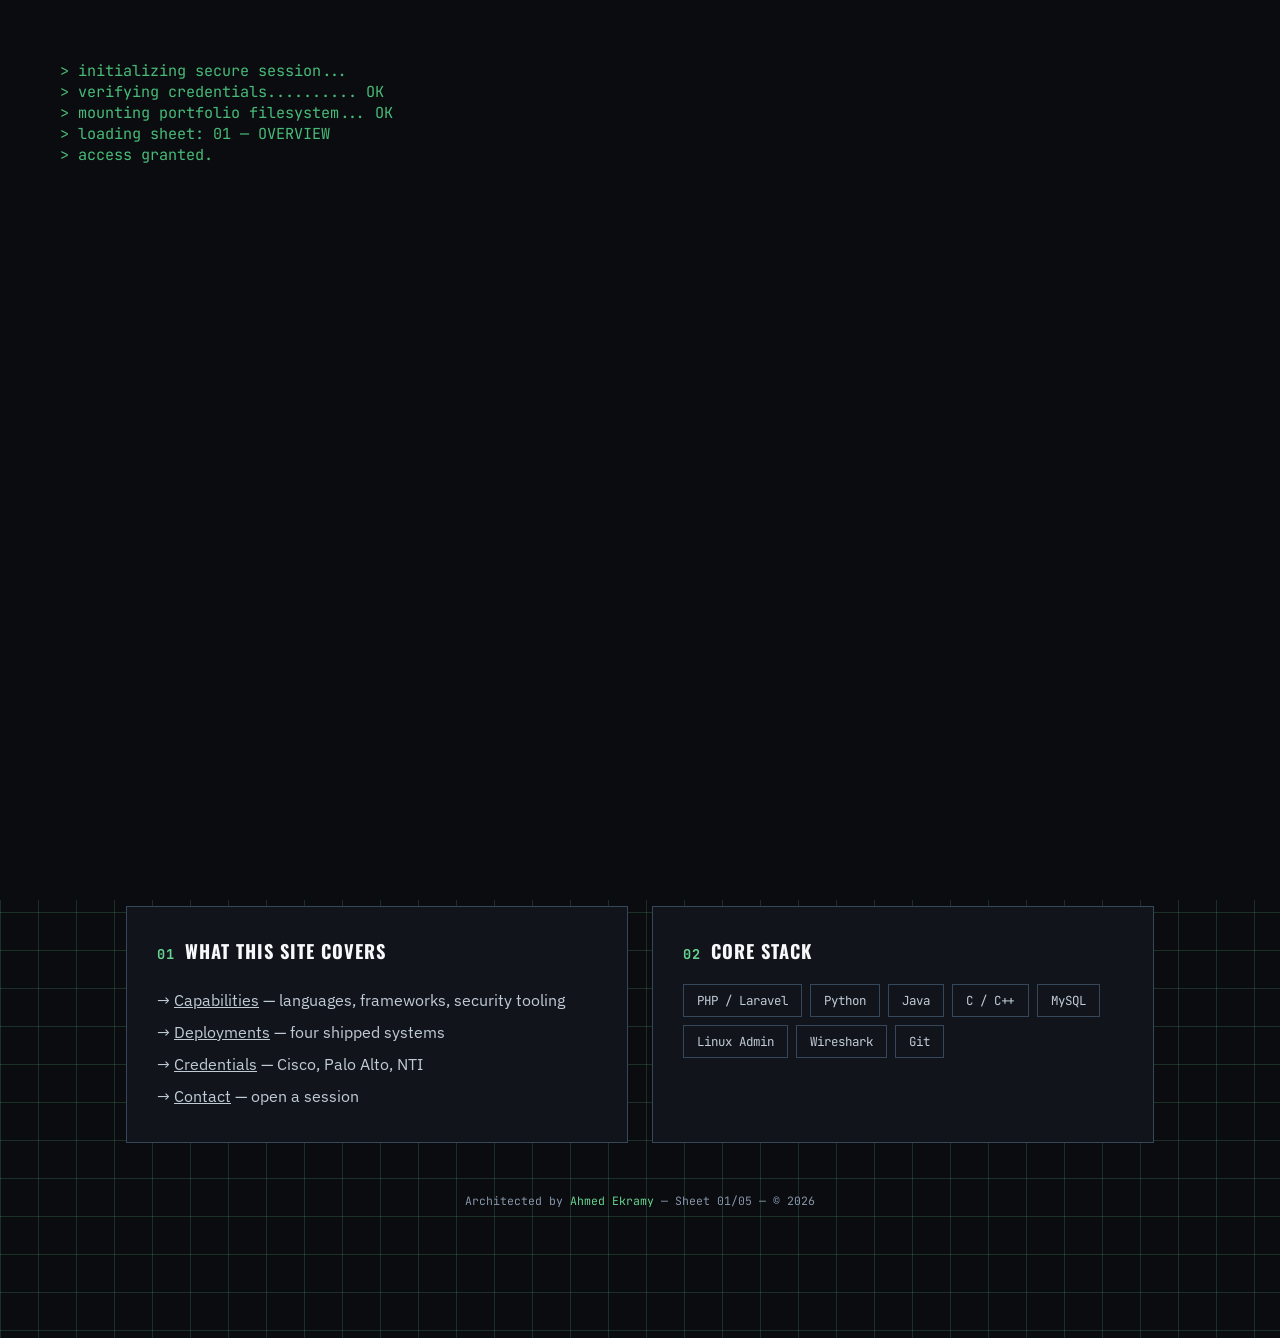
<file: index.html>
<!DOCTYPE html>
<html lang="en">
<head>
<meta charset="UTF-8">
<meta name="viewport" content="width=device-width, initial-scale=1.0">
<title>Ahmed Ekramy — Secure Systems Architect</title>
<link rel="preconnect" href="https://fonts.googleapis.com">
<link href="https://fonts.googleapis.com/css2?family=Oswald:wght@500;600;700&family=IBM+Plex+Sans:wght@400;500;600&family=JetBrains+Mono:wght@400;500;600&display=swap" rel="stylesheet">
<link rel="stylesheet" href="style.css">
</head>
<body data-sheet="01 — OVERVIEW">
<div id="boot"></div>
<div class="reg-mark reg-tl"></div><div class="reg-mark reg-tr"></div><div class="reg-mark reg-bl"></div><div class="reg-mark reg-br"></div>

<header class="doc-header">
  <div style="display:flex; align-items:center; gap:18px;">
    <div class="brand">Ahmed <span>Ekramy</span></div>
    <div class="doc-id">SHEET <b>01/05</b> · REV A</div>
  </div>
  <button class="nav-toggle" onclick="toggleNav()">MENU</button>
  <nav class="sheet-nav">
    <a href="index.html" class="current">Overview</a>
    <a href="skills.html">Capabilities</a>
    <a href="projects.html">Deployments</a>
    <a href="certificates.html">Credentials</a>
    <a href="contact.html">Contact</a>
  </nav>
</header>

<div class="container">

  <div class="hero-panel">
    <div class="avatar-frame">
      <img src="./pic1.jpeg" alt="Ahmed Ekramy Abdelnaeem">
      <div class="avatar-tag">CLEARANCE: FULL-STACK</div>
    </div>
    <div class="hero-copy">
      <span class="eyebrow">Secure Full-Stack &amp; UI/UX Architect</span>
      <h1 class="page-title">Ahmed Ekramy<br>Abdelnaeem</h1>
      <div class="uni-badge">Delta Technological University</div>
            <div class="hero-actions">
        <a href="assets/Ahmed_Ekramy_CV.pdf" class="cv-btn" target="_blank" download>
          ↓ Download CV
        </a>
      </div>

      <p class="page-lede">
        A tech student and freelance software specialist who builds web
        applications the way a network engineer builds infrastructure —
        with defense, structure and clean interfaces treated as one discipline,
        not three.
      </p>
    </div>
  </div>

  <div class="title-block">
    <div><span class="tb-label">Document</span><span class="tb-value">Portfolio Overview</span></div>
    <div><span class="tb-label">Discipline</span><span class="tb-value accent">Web + Security</span></div>
    <div><span class="tb-label">Status</span><span class="tb-value">Available for freelance</span></div>
    <div><span class="tb-label">Rev.</span><span class="tb-value">2026 — A</span></div>
  </div>

  <div class="page-head">
    <span class="eyebrow">Summary</span>
    <p class="page-lede" style="max-width:760px;">
      I am a software developer focused on building secure, scalable systems, backed by a strong foundation in software engineering, infrastructure, and cybersecurity. I received professional training through specialized industrial bootcamps at ITI and NTI, where I developed my expertise in backend development using PHP/Laravel, Python, and C/C++, alongside designing and securing network and server infrastructure, including Firewalls, ACLs, Packet Analysis, and Server Hardening. My goal is to build solutions that not only deliver performance and efficiency, but also provide security, reliability, and maintainability in real-world environments.
      
    </p>
  </div>

  <div class="grid-2">
    <div class="card">
      <h3><span class="idx">01</span> What this site covers</h3>
      <ul style="color:var(--paper-dim); line-height:2; list-style:none;">
        <li>→ <a href="skills.html" style="color:var(--paper-dim);">Capabilities</a> — languages, frameworks, security tooling</li>
        <li>→ <a href="projects.html" style="color:var(--paper-dim);">Deployments</a> — four shipped systems</li>
        <li>→ <a href="certificates.html" style="color:var(--paper-dim);">Credentials</a> — Cisco, Palo Alto, NTI</li>
        <li>→ <a href="contact.html" style="color:var(--paper-dim);">Contact</a> — open a session</li>
      </ul>
    </div>
    <div class="card">
      <h3><span class="idx">02</span> Core stack</h3>
      <div class="tag-row">
        <span class="tag">PHP / Laravel</span>
        <span class="tag">Python</span>
        <span class="tag">Java</span>
        <span class="tag">C / C++</span>
        <span class="tag">MySQL</span>
        <span class="tag">Linux Admin</span>
        <span class="tag">Wireshark</span>
        <span class="tag">Git</span>
      </div>
    </div>
  </div>

</div>

<footer class="doc-footer">
  <p>Architected by <span>Ahmed Ekramy</span> — Sheet 01/05 — © 2026</p>
</footer>

<script src="script.js"></script>
</body>
</html>
</file>
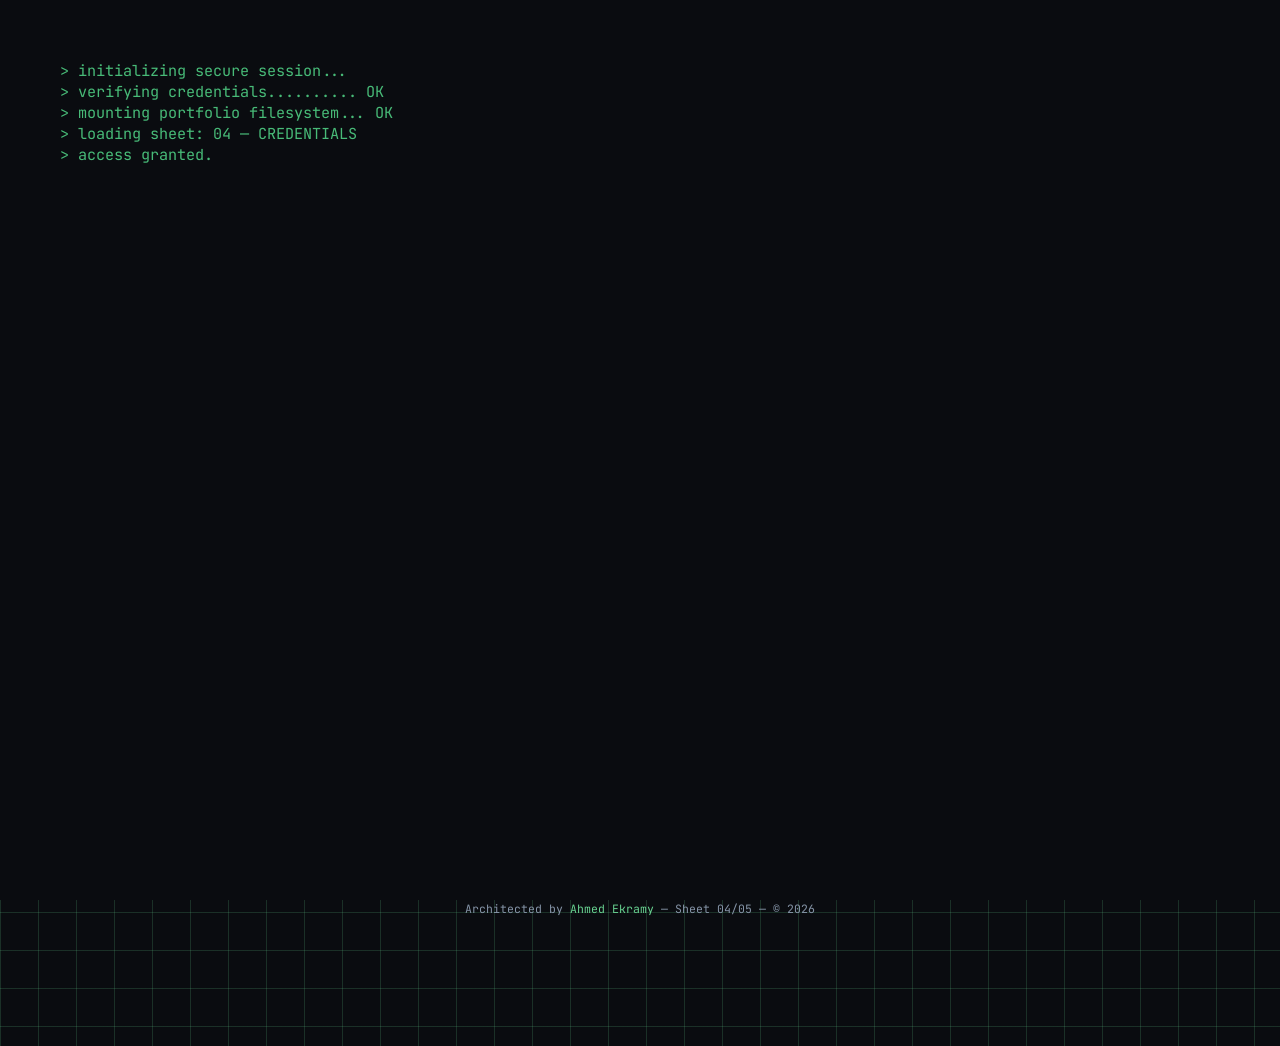
<file: certificates.html>
<!DOCTYPE html>
<html lang="en">
<head>
<meta charset="UTF-8">
<meta name="viewport" content="width=device-width, initial-scale=1.0">
<title>Credentials — Ahmed Ekramy</title>
<link rel="preconnect" href="https://fonts.googleapis.com">
<link href="https://fonts.googleapis.com/css2?family=Oswald:wght@500;600;700&family=IBM+Plex+Sans:wght@400;500;600&family=JetBrains+Mono:wght@400;500;600&display=swap" rel="stylesheet">
<link rel="stylesheet" href="style.css">
</head>
<body data-sheet="04 — CREDENTIALS">
<div id="boot"></div>
<div class="reg-mark reg-tl"></div><div class="reg-mark reg-tr"></div><div class="reg-mark reg-bl"></div><div class="reg-mark reg-br"></div>

<header class="doc-header">
  <div style="display:flex; align-items:center; gap:18px;">
    <div class="brand">Ahmed <span>Ekramy</span></div>
    <div class="doc-id">SHEET <b>04/05</b> · REV A</div>
  </div>
  <button class="nav-toggle" onclick="toggleNav()">MENU</button>
  <nav class="sheet-nav">
    <a href="index.html">Overview</a>
    <a href="skills.html">Capabilities</a>
    <a href="projects.html">Deployments</a>
    <a href="certificates.html" class="current">Credentials</a>
    <a href="contact.html">Contact</a>
  </nav>
</header>

<div class="container">

  <div class="page-head">
    <span class="eyebrow">Sheet 04</span>
    <h1 class="page-title">Credentials</h1>
    <p class="page-lede">Formal verification of the skills claimed on the previous sheet.</p>
  </div>

  <div class="item-stack">
    <div class="record" onclick="toggleRecord(this)">
      <div class="record-head">
        <h4><span class="record-index">01</span>CCNA Security</h4>
        <span class="record-tag">Cisco Systems</span>
      </div>
      <div class="record-body">
        <div class="record-body-inner">
          Implementing Cisco Network Security — securing infrastructure,
          building safe VPN connections, managing firewalls and configuring
          advanced ACLs to protect corporate data assets.
        </div>
      </div>
    </div>

    <div class="record" onclick="toggleRecord(this)">
      <div class="record-head">
        <h4><span class="record-index">02</span>Cybersecurity Fundamentals</h4>
        <span class="record-tag">Palo Alto Networks</span>
      </div>
      <div class="record-body">
        <div class="record-body-inner">
          Core security strategy, cloud protection protocols and modern
          threat landscapes, including Next-Generation Firewall concepts.
        </div>
      </div>
    </div>

    <div class="record" onclick="toggleRecord(this)">
      <div class="record-head">
        <h4><span class="record-index">03</span>Cisco NetRiders Competition</h4>
        <span class="record-tag">Cisco Academy</span>
      </div>
      <div class="record-body">
        <div class="record-body-inner">
          Built solutions under competitive time pressure — routing,
          switching and security troubleshooting tested live against other teams.
        </div>
      </div>
    </div>

    <div class="record" onclick="toggleRecord(this)">
      <div class="record-head">
        <h4><span class="record-index">04</span>Network Security Professional Intensive</h4>
        <span class="record-tag">NTI</span>
      </div>
      <div class="record-body">
        <div class="record-body-inner">
          In-depth training in network defense, traffic analysis and
          hands-on server configuration.
        </div>
      </div>
    </div>

    <div class="record" onclick="toggleRecord(this)">
      <div class="record-head">
        <h4><span class="record-index">05</span>Full-Stack PHP &amp; Laravel Architectures</h4>
        <span class="record-tag">NTI</span>
      </div>
      <div class="record-body">
        <div class="record-body-inner">
          Combining relational backend design with strict validation logic
          to protect public-facing applications.
        </div>
      </div>
    </div>
  </div>

  <div class="title-block">
    <div><span class="tb-label">Sheet</span><span class="tb-value">Credentials</span></div>
    <div><span class="tb-label">Issuers</span><span class="tb-value accent">3</span></div>
    <div><span class="tb-label">Certificates</span><span class="tb-value">5</span></div>
    <div><span class="tb-label">Rev.</span><span class="tb-value">2026 — A</span></div>
  </div>

</div>

<footer class="doc-footer">
  <p>Architected by <span>Ahmed Ekramy</span> — Sheet 04/05 — © 2026</p>
</footer>

<script src="script.js"></script>
</body>
</html>
</file>
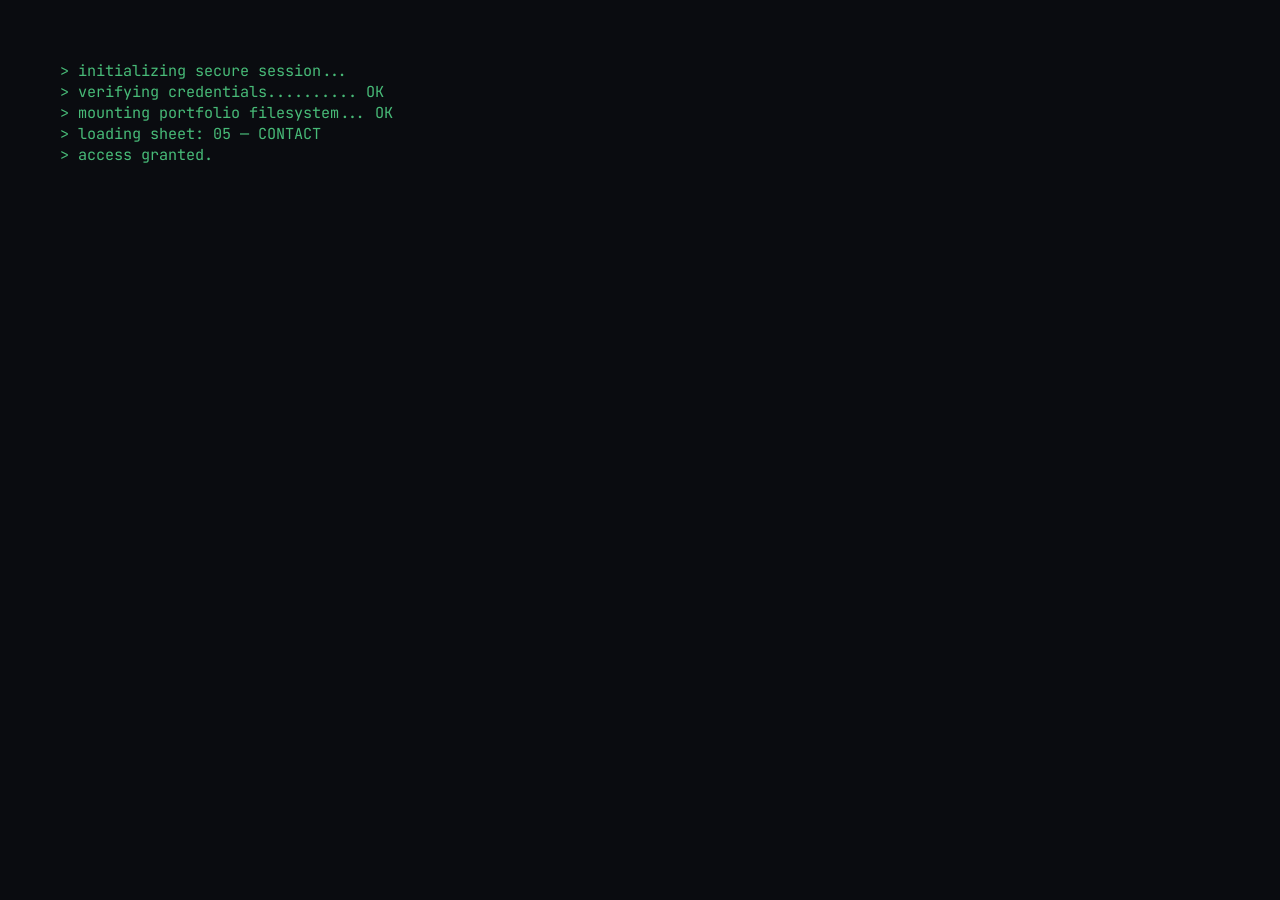
<file: contact.html>
<!DOCTYPE html>
<html lang="en">
<head>
<meta charset="UTF-8">
<meta name="viewport" content="width=device-width, initial-scale=1.0">
<title>Contact — Ahmed Ekramy</title>
<link rel="preconnect" href="https://fonts.googleapis.com">
<link href="https://fonts.googleapis.com/css2?family=Oswald:wght@500;600;700&family=IBM+Plex+Sans:wght@400;500;600&family=JetBrains+Mono:wght@400;500;600&display=swap" rel="stylesheet">
<link rel="stylesheet" href="style.css">
</head>
<body data-sheet="05 — CONTACT">
<div id="boot"></div>
<div class="reg-mark reg-tl"></div><div class="reg-mark reg-tr"></div><div class="reg-mark reg-bl"></div><div class="reg-mark reg-br"></div>

<header class="doc-header">
  <div style="display:flex; align-items:center; gap:18px;">
    <div class="brand">Ahmed <span>Ekramy</span></div>
    <div class="doc-id">SHEET <b>05/05</b> · REV A</div>
  </div>
  <button class="nav-toggle" onclick="toggleNav()">MENU</button>
  <nav class="sheet-nav">
    <a href="index.html">Overview</a>
    <a href="skills.html">Capabilities</a>
    <a href="projects.html">Deployments</a>
    <a href="certificates.html">Credentials</a>
    <a href="contact.html" class="current">Contact</a>
  </nav>
</header>

<div class="container">

  <div class="page-head">
    <span class="eyebrow">Sheet 05 — Final</span>
    <h1 class="page-title">Open a Session</h1>
    <p class="page-lede">Pick a channel. Every one of these routes directly to Ahmed — no forms, no middleman.</p>
  </div>
  
  <div class="contact-grid">
    <a href="https://mail.google.com/mail/?view=cm&fs=1&to=ahmed.eky.abdelnaeem@gmail.com&su=Portfolio%20Contact&body=Hello%20Ahmed%2C%0A%0AI%20would%20like%20to%20get%20in%20touch%20with%20you."
      target="_blank"
      class="contact-node">
      <span class="cn-label">Channel 01</span>
      <span class="cn-value">Email</span>
      <span class="cn-arrow">↗</span>
    </a>
    <a href="https://www.linkedin.com/in/ahmed-ekramy-abdelnaeem" target="_blank" class="contact-node">
      <span class="cn-label">Channel 02</span>
      <span class="cn-value">LinkedIn</span>
      <span class="cn-arrow">↗</span>
    </a>
    <a href="https://wa.me/201016867244" target="_blank" class="contact-node">
      <span class="cn-label">Channel 03</span>
      <span class="cn-value">WhatsApp</span>
      <span class="cn-arrow">↗</span>
    </a>
    <a href="tel:+201016867244" class="contact-node">
      <span class="cn-label">Channel 04</span>
      <span class="cn-value">Call</span>
      <span class="cn-arrow">↗</span>
    </a>
  </div>

  <div class="title-block">
    <div><span class="tb-label">Sheet</span><span class="tb-value">Contact</span></div>
    <div><span class="tb-label">Channels</span><span class="tb-value accent">4</span></div>
    <div><span class="tb-label">Response</span><span class="tb-value">Direct</span></div>
    <div><span class="tb-label">Rev.</span><span class="tb-value">2026 — A</span></div>
  </div>

</div>

<footer class="doc-footer">
  <p>Architected by <span>Ahmed Ekramy</span> — Sheet 05/05 — © 2026</p>
</footer>

<script src="script.js"></script>
</body>
</html>
</file>
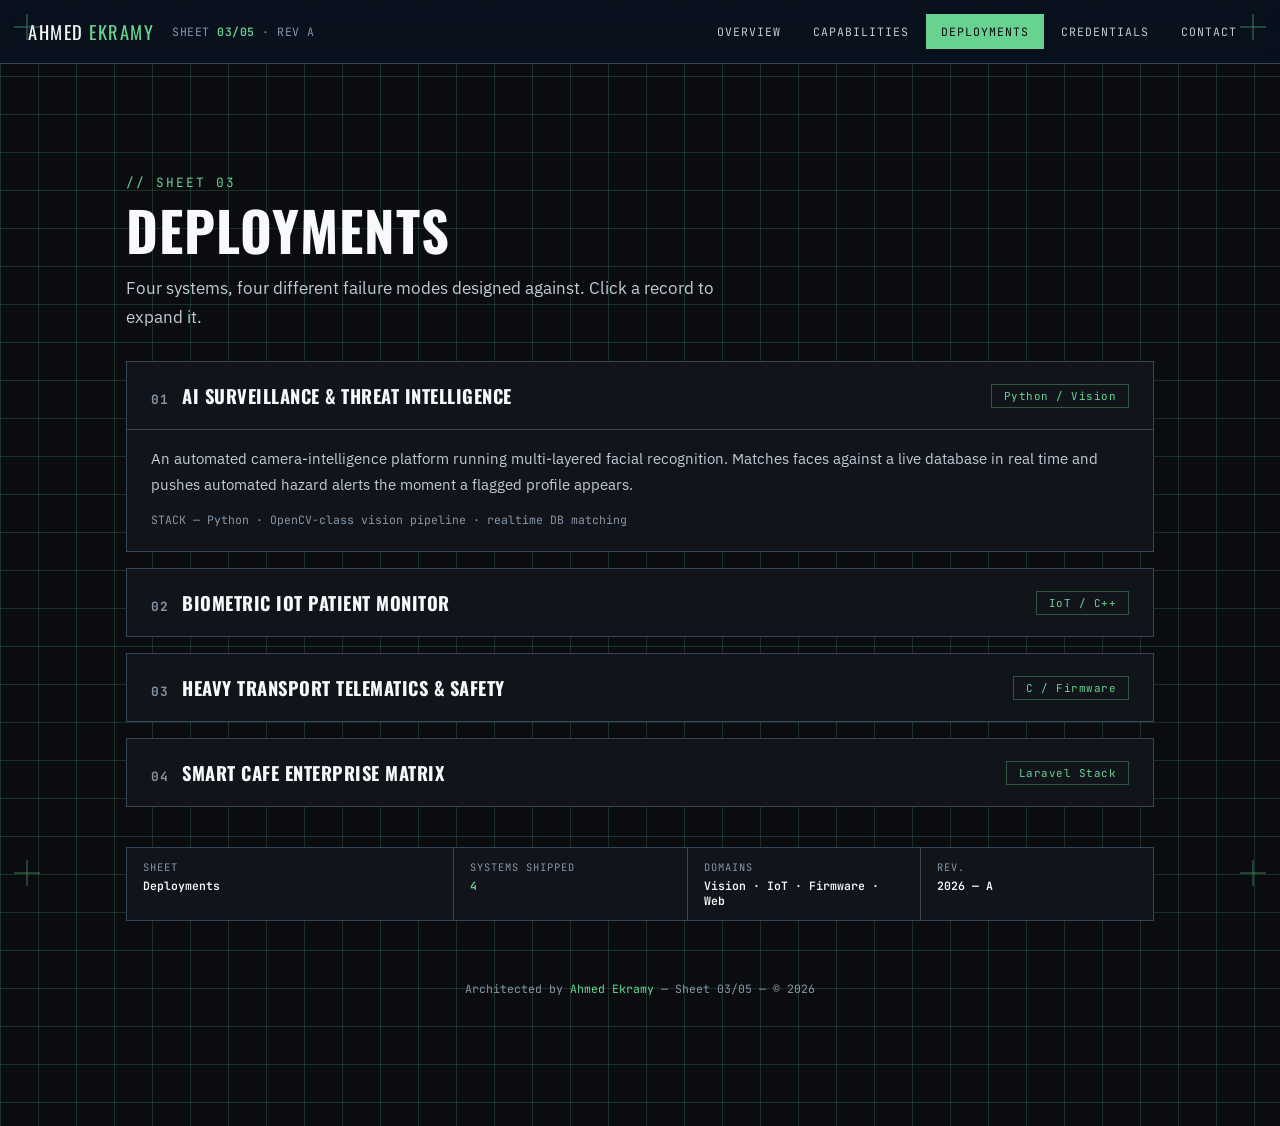
<file: projects.html>
<!DOCTYPE html>
<html lang="en">
<head>
<meta charset="UTF-8">
<meta name="viewport" content="width=device-width, initial-scale=1.0">
<title>Deployments — Ahmed Ekramy</title>
<link rel="preconnect" href="https://fonts.googleapis.com">
<link href="https://fonts.googleapis.com/css2?family=Oswald:wght@500;600;700&family=IBM+Plex+Sans:wght@400;500;600&family=JetBrains+Mono:wght@400;500;600&display=swap" rel="stylesheet">
<link rel="stylesheet" href="style.css">
</head>
<body data-sheet="03 — DEPLOYMENTS">
<div id="boot"></div>
<div class="reg-mark reg-tl"></div><div class="reg-mark reg-tr"></div><div class="reg-mark reg-bl"></div><div class="reg-mark reg-br"></div>

<header class="doc-header">
  <div style="display:flex; align-items:center; gap:18px;">
    <div class="brand">Ahmed <span>Ekramy</span></div>
    <div class="doc-id">SHEET <b>03/05</b> · REV A</div>
  </div>
  <button class="nav-toggle" onclick="toggleNav()">MENU</button>
  <nav class="sheet-nav">
    <a href="index.html">Overview</a>
    <a href="skills.html">Capabilities</a>
    <a href="projects.html" class="current">Deployments</a>
    <a href="certificates.html">Credentials</a>
    <a href="contact.html">Contact</a>
  </nav>
</header>

<div class="container">

  <div class="page-head">
    <span class="eyebrow">Sheet 03</span>
    <h1 class="page-title">Deployments</h1>
    <p class="page-lede">Four systems, four different failure modes designed against. Click a record to expand it.</p>
  </div>

  <div class="item-stack">
    <div class="record active" onclick="toggleRecord(this)">
      <div class="record-head">
        <h4><span class="record-index">01</span>AI Surveillance &amp; Threat Intelligence</h4>
        <span class="record-tag">Python / Vision</span>
      </div>
      <div class="record-body">
        <div class="record-body-inner">
          An automated camera-intelligence platform running multi-layered facial
          recognition. Matches faces against a live database in real time and
          pushes automated hazard alerts the moment a flagged profile appears.
          <span class="stack-line">STACK — Python · OpenCV-class vision pipeline · realtime DB matching</span>
        </div>
      </div>
    </div>

    <div class="record" onclick="toggleRecord(this)">
      <div class="record-head">
        <h4><span class="record-index">02</span>Biometric IoT Patient Monitor</h4>
        <span class="record-tag">IoT / C++</span>
      </div>
      <div class="record-body">
        <div class="record-body-inner">
          A real-time health-tracking node that watches critical patient
          telemetry continuously. When a vital sign crosses a hazard threshold,
          it fires an autonomous SOS alert with no human in the loop required.
          <span class="stack-line">STACK — C++ · embedded sensors · networked SOS routine</span>
        </div>
      </div>
    </div>

    <div class="record" onclick="toggleRecord(this)">
      <div class="record-head">
        <h4><span class="record-index">03</span>Heavy Transport Telematics &amp; Safety</h4>
        <span class="record-tag">C / Firmware</span>
      </div>
      <div class="record-body">
        <div class="record-body-inner">
          Industrial safety firmware built for high-capacity freight logistics
          and heavy machinery — optimizing routing while guarding against the
          infrastructural failures that matter most at that scale.
          <span class="stack-line">STACK — C · firmware · fleet routing logic</span>
        </div>
      </div>
    </div>

    <div class="record" onclick="toggleRecord(this)">
      <div class="record-head">
        <h4><span class="record-index">04</span>Smart Cafe Enterprise Matrix</h4>
        <span class="record-tag">Laravel Stack</span>
      </div>
      <div class="record-body">
        <div class="record-body-inner">
          A responsive web engine for cafe operations — customer ordering flow
          and backend inventory in one system, with rigorous input sanitization
          and custom rate-limiting to keep the public endpoints defensible.
          <span class="stack-line">STACK — Laravel · MySQL · rate-limited API endpoints</span>
        </div>
      </div>
    </div>
  </div>

  <div class="title-block">
    <div><span class="tb-label">Sheet</span><span class="tb-value">Deployments</span></div>
    <div><span class="tb-label">Systems Shipped</span><span class="tb-value accent">4</span></div>
    <div><span class="tb-label">Domains</span><span class="tb-value">Vision · IoT · Firmware · Web</span></div>
    <div><span class="tb-label">Rev.</span><span class="tb-value">2026 — A</span></div>
  </div>

</div>

<footer class="doc-footer">
  <p>Architected by <span>Ahmed Ekramy</span> — Sheet 03/05 — © 2026</p>
</footer>

<script src="script.js"></script>
</body>
</html>
</file>
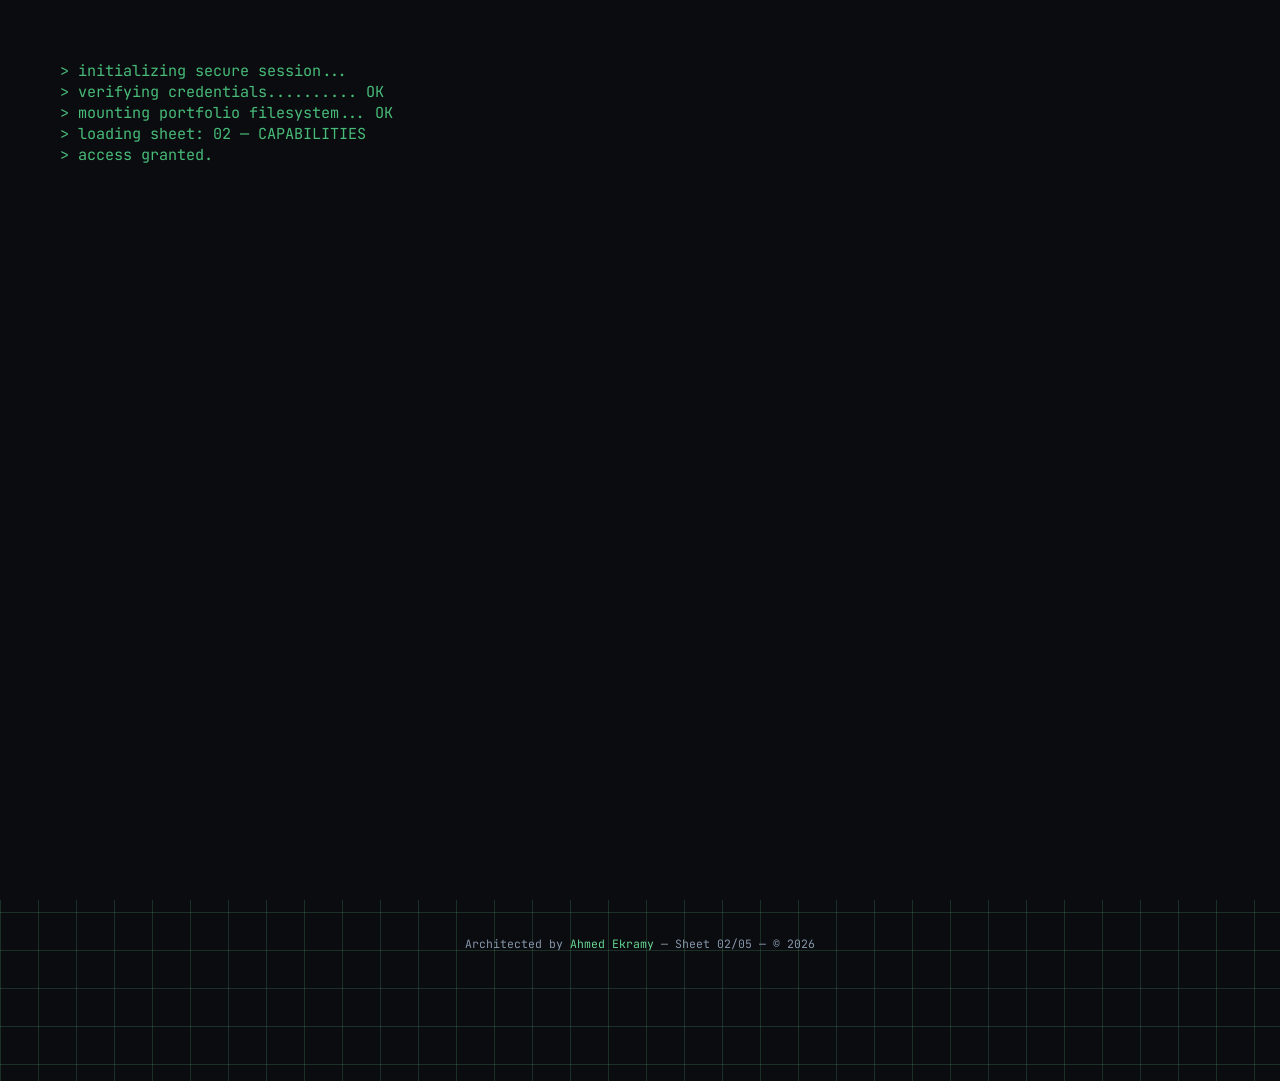
<file: skills.html>
<!DOCTYPE html>
<html lang="en">
<head>
<meta charset="UTF-8">
<meta name="viewport" content="width=device-width, initial-scale=1.0">
<title>Capabilities — Ahmed Ekramy</title>
<link rel="preconnect" href="https://fonts.googleapis.com">
<link href="https://fonts.googleapis.com/css2?family=Oswald:wght@500;600;700&family=IBM+Plex+Sans:wght@400;500;600&family=JetBrains+Mono:wght@400;500;600&display=swap" rel="stylesheet">
<link rel="stylesheet" href="style.css">
</head>
<body data-sheet="02 — CAPABILITIES">
<div id="boot"></div>
<div class="reg-mark reg-tl"></div><div class="reg-mark reg-tr"></div><div class="reg-mark reg-bl"></div><div class="reg-mark reg-br"></div>

<header class="doc-header">
  <div style="display:flex; align-items:center; gap:18px;">
    <div class="brand">Ahmed <span>Ekramy</span></div>
    <div class="doc-id">SHEET <b>02/05</b> · REV A</div>
  </div>
  <button class="nav-toggle" onclick="toggleNav()">MENU</button>
  <nav class="sheet-nav">
    <a href="index.html">Overview</a>
    <a href="skills.html" class="current">Capabilities</a>
    <a href="projects.html">Deployments</a>
    <a href="certificates.html">Credentials</a>
    <a href="contact.html">Contact</a>
  </nav>
</header>

<div class="container">

  <div class="page-head">
    <span class="eyebrow">Sheet 02</span>
    <h1 class="page-title">Capabilities</h1>
    <p class="page-lede">I bring together two disciplines in a single development process: crafting intuitive, user-centered interfaces and building secure, resilient infrastructure that delivers stability, reliability, and long-term performance.
</p>
  </div>

  <div class="grid-2">
    <div class="card">
      <h3><span class="idx">01</span> Application &amp; Interface</h3>
      <div class="skill-meter">
        <div class="meter-label"><span>PHP / Laravel</span><span>Primary</span></div>
        <div class="meter-track"><div class="meter-fill" style="width:90%;"></div></div>
      </div>
      <div class="skill-meter">
        <div class="meter-label"><span>UI/UX Interaction Design</span><span>Primary</span></div>
        <div class="meter-track"><div class="meter-fill" style="width:85%;"></div></div>
      </div>
      <div class="skill-meter">
        <div class="meter-label"><span>JavaScript</span><span>Working</span></div>
        <div class="meter-track"><div class="meter-fill" style="width:75%;"></div></div>
      </div>
      <div class="skill-meter">
        <div class="meter-label"><span>HTML / CSS</span><span>Primary</span></div>
        <div class="meter-track"><div class="meter-fill" style="width:90%;"></div></div>
      </div>
      <div class="skill-meter">
        <div class="meter-label"><span>MySQL</span><span>Working</span></div>
        <div class="meter-track"><div class="meter-fill" style="width:80%;"></div></div>
      </div>
      <div class="skill-meter">
        <div class="meter-label"><span>Git &amp; GitHub</span><span>Working</span></div>
        <div class="meter-track"><div class="meter-fill" style="width:78%;"></div></div>
      </div>
    </div>

    <div class="card">
      <h3><span class="idx">02</span> Systems &amp; Security</h3>
      <div class="skill-meter">
        <div class="meter-label"><span>Network Security</span><span>Primary</span></div>
        <div class="meter-track"><div class="meter-fill" style="width:85%;"></div></div>
      </div>
      <div class="skill-meter">
        <div class="meter-label"><span>Python</span><span>Working</span></div>
        <div class="meter-track"><div class="meter-fill" style="width:80%;"></div></div>
      </div>
      <div class="skill-meter">
        <div class="meter-label"><span>Java</span><span>Working</span></div>
        <div class="meter-track"><div class="meter-fill" style="width:65%;"></div></div>
      </div>
      <div class="skill-meter">
        <div class="meter-label"><span>C / C++ (Infrastructure)</span><span>Working</span></div>
        <div class="meter-track"><div class="meter-fill" style="width:70%;"></div></div>
      </div>
      <div class="skill-meter">
        <div class="meter-label"><span>Linux Administration</span><span>Working</span></div>
        <div class="meter-track"><div class="meter-fill" style="width:75%;"></div></div>
      </div>
      <div class="skill-meter">
        <div class="meter-label"><span>Wireshark / Protocol Analysis</span><span>Working</span></div>
        <div class="meter-track"><div class="meter-fill" style="width:72%;"></div></div>
      </div>
      <div class="skill-meter">
        <div class="meter-label"><span>MCSA Server</span><span>Trained</span></div>
        <div class="meter-track"><div class="meter-fill" style="width:60%;"></div></div>
      </div>
    </div>
  </div>

  <div class="title-block">
    <div><span class="tb-label">Sheet</span><span class="tb-value">Capabilities</span></div>
    <div><span class="tb-label">Categories</span><span class="tb-value accent">2</span></div>
    <div><span class="tb-label">Total Tools</span><span class="tb-value">13</span></div>
    <div><span class="tb-label">Rev.</span><span class="tb-value">2026 — A</span></div>
  </div>

</div>

<footer class="doc-footer">
  <p>Architected by <span>Ahmed Ekramy</span> — Sheet 02/05 — © 2026</p>
</footer>

<script src="script.js"></script>
</body>
</html>
</file>
<file: style.css>
/* ============================================================
   AHMED EKRAMY — SECURE SYSTEMS PORTFOLIO — "BLUEPRINT" EDITION
   Design tokens
   ============================================================ */
:root{
  --ink-950:#0A0C10;
  --ink-900:#11151B;
  --ink-800:#1A212B;
  --ink-700:#252F3C;

  --line-blue:#37475B;
  --line-blue-soft:rgba(104,211,145,.18);

  --paper:#F7F9FB;
  --paper-dim:#C0CBD6;
  --paper-faint:#8695A8;

  --amber:#68D391;
  --amber-dim:rgba(104,211,145,.12);
  --amber-line:rgba(104,211,145,.35);

  --danger:#F56565;
  --ok:#48BB78;

  --font-display:'Oswald','Arial Narrow',sans-serif;
  --font-mono:'JetBrains Mono','Consolas',monospace;
  --font-body:'IBM Plex Sans','Segoe UI',sans-serif;
}

*{margin:0;padding:0;box-sizing:border-box;}
html{scroll-behavior:smooth;}

body{
  background-color:var(--ink-950);
  background-image:
    linear-gradient(var(--line-blue-soft) 1px, transparent 1px),
    linear-gradient(90deg, var(--line-blue-soft) 1px, transparent 1px);
  background-size:38px 38px;
  color:var(--paper);
  font-family:var(--font-body);
  min-height:100vh;
  position:relative;
  padding-bottom:120px;
}

/* corner registration marks — the blueprint sheet frame */
.reg-mark{
  position:fixed;
  width:26px;height:26px;
  z-index:500;
  pointer-events:none;
  opacity:0.55;
}
.reg-mark::before,.reg-mark::after{
  content:'';
  position:absolute;
  background:var(--amber);
}
.reg-mark::before{ top:50%; left:0; width:100%; height:1px; transform:translateY(-50%);}
.reg-mark::after{ left:50%; top:0; height:100%; width:1px; transform:translateX(-50%);}
.reg-tl{top:14px;left:14px;} .reg-tr{top:14px;right:14px;} .reg-bl{bottom:14px;left:14px;} .reg-br{bottom:14px;right:14px;}

/* top bar: drawing header strip */
.doc-header{
  position:sticky; top:0; z-index:400;
  background:rgba(10,18,32,0.86);
  backdrop-filter:blur(10px);
  border-bottom:1px solid var(--line-blue);
  padding:14px 28px;
  display:flex; align-items:center; justify-content:space-between; gap:20px;
}
.doc-id{
  font-family:var(--font-mono);
  font-size:0.72rem;
  color:var(--paper-faint);
  letter-spacing:0.5px;
}
.doc-id b{color:var(--amber); font-weight:600;}
.brand{
  font-family:var(--font-display);
  font-size:1.15rem;
  text-transform:uppercase;
  letter-spacing:1.5px;
  color:var(--paper);
}
.brand span{color:var(--amber);}

nav.sheet-nav{ display:flex; gap:2px; }
nav.sheet-nav a{
  font-family:var(--font-mono);
  font-size:0.72rem;
  text-transform:uppercase;
  letter-spacing:1px;
  color:var(--paper-dim);
  text-decoration:none;
  padding:9px 14px;
  border:1px solid transparent;
  transition:all .25s ease;
  white-space:nowrap;
}
nav.sheet-nav a:hover{ color:var(--amber); border-color:var(--amber-line); }
nav.sheet-nav a.current{ color:var(--ink-950); background:var(--amber); }

.nav-toggle{ display:none; }

/* layout shell */
.container{ max-width:1080px; margin:0 auto; padding:50px 26px 20px; }

/* boot sequence overlay — signature load moment */
#boot{
  position:fixed; inset:0; z-index:900;
  background:var(--ink-950);
  color:var(--ok);
  font-family:var(--font-mono);
  font-size:0.95rem;
  padding:60px;
  display:flex; flex-direction:column; gap:6px;
  transition:opacity .5s ease, visibility .5s ease;
}
#boot.hidden{ opacity:0; visibility:hidden; pointer-events:none; }
#boot .cursor{ display:inline-block; width:8px; height:16px; background:var(--ok); animation:blink 1s step-end infinite; vertical-align:middle; margin-left:4px;}
@keyframes blink{ 50%{ opacity:0; } }

/* sheet title block — appears on every page */
.title-block{
  border:1px solid var(--line-blue);
  background:var(--ink-900);
  display:grid;
  grid-template-columns:1.4fr 1fr 1fr 1fr;
  margin:40px 0 10px;
  font-family:var(--font-mono);
  font-size:0.72rem;
}
.title-block > div{
  padding:12px 16px;
  border-left:1px solid var(--line-blue);
}
.title-block > div:first-child{ border-left:none; }
.title-block .tb-label{ color:var(--paper-faint); text-transform:uppercase; letter-spacing:1px; display:block; margin-bottom:4px; font-size:0.65rem;}
.title-block .tb-value{ color:var(--paper); font-weight:600; }
.title-block .tb-value.accent{ color:var(--amber); }

/* page hero heading */
.page-head{ margin:60px 0 30px; }
.eyebrow{
  font-family:var(--font-mono);
  color:var(--amber);
  font-size:0.8rem;
  letter-spacing:2px;
  text-transform:uppercase;
  display:block;
  margin-bottom:10px;
}
.eyebrow::before{ content:'// '; }
h1.page-title{
  font-family:var(--font-display);
  font-size:clamp(2.2rem,5vw,3.4rem);
  text-transform:uppercase;
  letter-spacing:1px;
  line-height:1.05;
}
p.page-lede{
  color:var(--paper-dim);
  font-size:1.05rem;
  max-width:640px;
  margin-top:16px;
  line-height:1.7;
}

/* hero panel (index page) */
.hero-panel{ display:flex; align-items:center; gap:50px; padding:20px 0 40px; }
.avatar-frame{
  position:relative;
  width:190px; height:190px;
  flex-shrink:0;
  border:1px solid var(--amber-line);
  padding:8px;
}
.avatar-frame::before, .avatar-frame::after{
  content:'';
  position:absolute; width:14px; height:14px;
  border:1px solid var(--amber);
}
.avatar-frame::before{ top:-1px; left:-1px; border-right:none; border-bottom:none; }
.avatar-frame::after{ bottom:-1px; right:-1px; border-left:none; border-top:none; }
.avatar-frame img{ width:100%; height:100%; object-fit:cover; filter:grayscale(30%) contrast(1.05); display:block; }
.avatar-tag{
  position:absolute; bottom:-14px; left:50%; transform:translateX(-50%);
  background:var(--amber); color:var(--ink-950);
  font-family:var(--font-mono); font-size:0.65rem; font-weight:700;
  padding:4px 10px; letter-spacing:1px; white-space:nowrap;
}
.hero-copy .uni-badge{
  display:inline-flex; align-items:center; gap:8px;
  font-family:var(--font-mono); font-size:0.78rem;
  color:var(--paper-dim); border:1px solid var(--line-blue);
  padding:6px 14px; margin-top:16px;
}
.uni-badge::before{ content:'◆'; color:var(--amber); font-size:0.6rem; }

/* section cards */
.grid-2{ display:grid; grid-template-columns:1fr 1fr; gap:24px; }
.card{
  border:1px solid var(--line-blue);
  background:var(--ink-900);
  padding:30px;
}
.card h3{
  font-family:var(--font-display);
  text-transform:uppercase;
  letter-spacing:1px;
  font-size:1.15rem;
  margin-bottom:20px;
  display:flex; align-items:baseline; gap:10px;
}
.card h3 .idx{ color:var(--amber); font-family:var(--font-mono); font-size:0.85rem; }

.tag-row{ display:flex; flex-wrap:wrap; gap:8px; }
.tag{
  font-family:var(--font-mono); font-size:0.78rem;
  border:1px solid var(--line-blue);
  color:var(--paper-dim);
  padding:7px 13px;
  transition:all .2s ease;
}
.tag:hover{ border-color:var(--amber-line); color:var(--amber); }

.skill-meter{ margin-bottom:16px; }
.skill-meter:last-child{ margin-bottom:0; }
.skill-meter .meter-label{ display:flex; justify-content:space-between; font-family:var(--font-mono); font-size:0.75rem; color:var(--paper-dim); margin-bottom:6px;}
.meter-track{ height:4px; background:var(--ink-700); position:relative; }
.meter-fill{ position:absolute; top:0; left:0; height:100%; background:var(--amber); }

/* records list (projects / certs) */
.record{
  border:1px solid var(--line-blue);
  background:var(--ink-900);
  margin-bottom:16px;
  cursor:pointer;
}
.record-head{
  display:flex; justify-content:space-between; align-items:center;
  padding:20px 24px;
}
.record-head h4{ font-family:var(--font-display); font-size:1.15rem; letter-spacing:0.5px; text-transform:uppercase; }
.record-tag{
  font-family:var(--font-mono); font-size:0.68rem;
  color:var(--amber); border:1px solid var(--amber-line);
  padding:4px 12px; white-space:nowrap; letter-spacing:0.5px;
}
.record-body{ max-height:0; overflow:hidden; transition:max-height .35s ease; }
.record.active .record-body{ max-height:220px; }
.record-body-inner{
  padding:0 24px 22px;
  color:var(--paper-dim); font-size:0.95rem; line-height:1.7;
  border-top:1px solid var(--line-blue);
  padding-top:16px;
}
.record-body-inner .stack-line{ font-family:var(--font-mono); font-size:0.72rem; color:var(--paper-faint); margin-top:12px; display:block;}
.record-index{ font-family:var(--font-mono); color:var(--paper-faint); font-size:0.8rem; margin-right:14px;}

/* contact page */
.contact-grid{ display:grid; grid-template-columns:repeat(2,1fr); gap:18px; margin-top:30px; }
.contact-node{
  border:1px solid var(--line-blue);
  background:var(--ink-900);
  padding:26px 24px;
  text-decoration:none;
  color:var(--paper);
  display:flex; flex-direction:column; gap:8px;
  transition:all .25s ease;
  position:relative;
  overflow:hidden;
}
.contact-node:hover{ border-color:var(--amber); transform:translateY(-3px); }
.contact-node .cn-label{ font-family:var(--font-mono); font-size:0.68rem; color:var(--amber); letter-spacing:1px; text-transform:uppercase;}
.contact-node .cn-value{ font-family:var(--font-display); font-size:1.2rem; letter-spacing:0.5px;}
.contact-node .cn-arrow{ position:absolute; right:20px; bottom:18px; font-family:var(--font-mono); color:var(--paper-faint); font-size:1.1rem;}

/* footer / title-block reused at bottom of each page — see .title-block */
footer.doc-footer{
  text-align:center; padding:30px 20px 10px;
  color:var(--paper-faint); font-family:var(--font-mono); font-size:0.72rem;
}
footer.doc-footer span{ color:var(--amber); }

@media (max-width: 860px){
  nav.sheet-nav{
    position:fixed; top:0; right:0; height:100vh; width:220px;
    background:var(--ink-900); border-left:1px solid var(--line-blue);
    flex-direction:column; padding:80px 0 0;
    transform:translateX(100%); transition:transform .3s ease;
  }
  nav.sheet-nav.open{ transform:translateX(0); }
  nav.sheet-nav a{ padding:16px 24px; border-bottom:1px solid var(--line-blue); }
  .nav-toggle{
    display:block; background:none; border:1px solid var(--line-blue); color:var(--paper);
    font-family:var(--font-mono); padding:8px 12px; cursor:pointer; z-index:600; position:relative;
  }
  .hero-panel{ flex-direction:column; text-align:center; }
  .grid-2{ grid-template-columns:1fr; }
  .contact-grid{ grid-template-columns:1fr; }
  .title-block{ grid-template-columns:1fr 1fr; }
}
</file>
